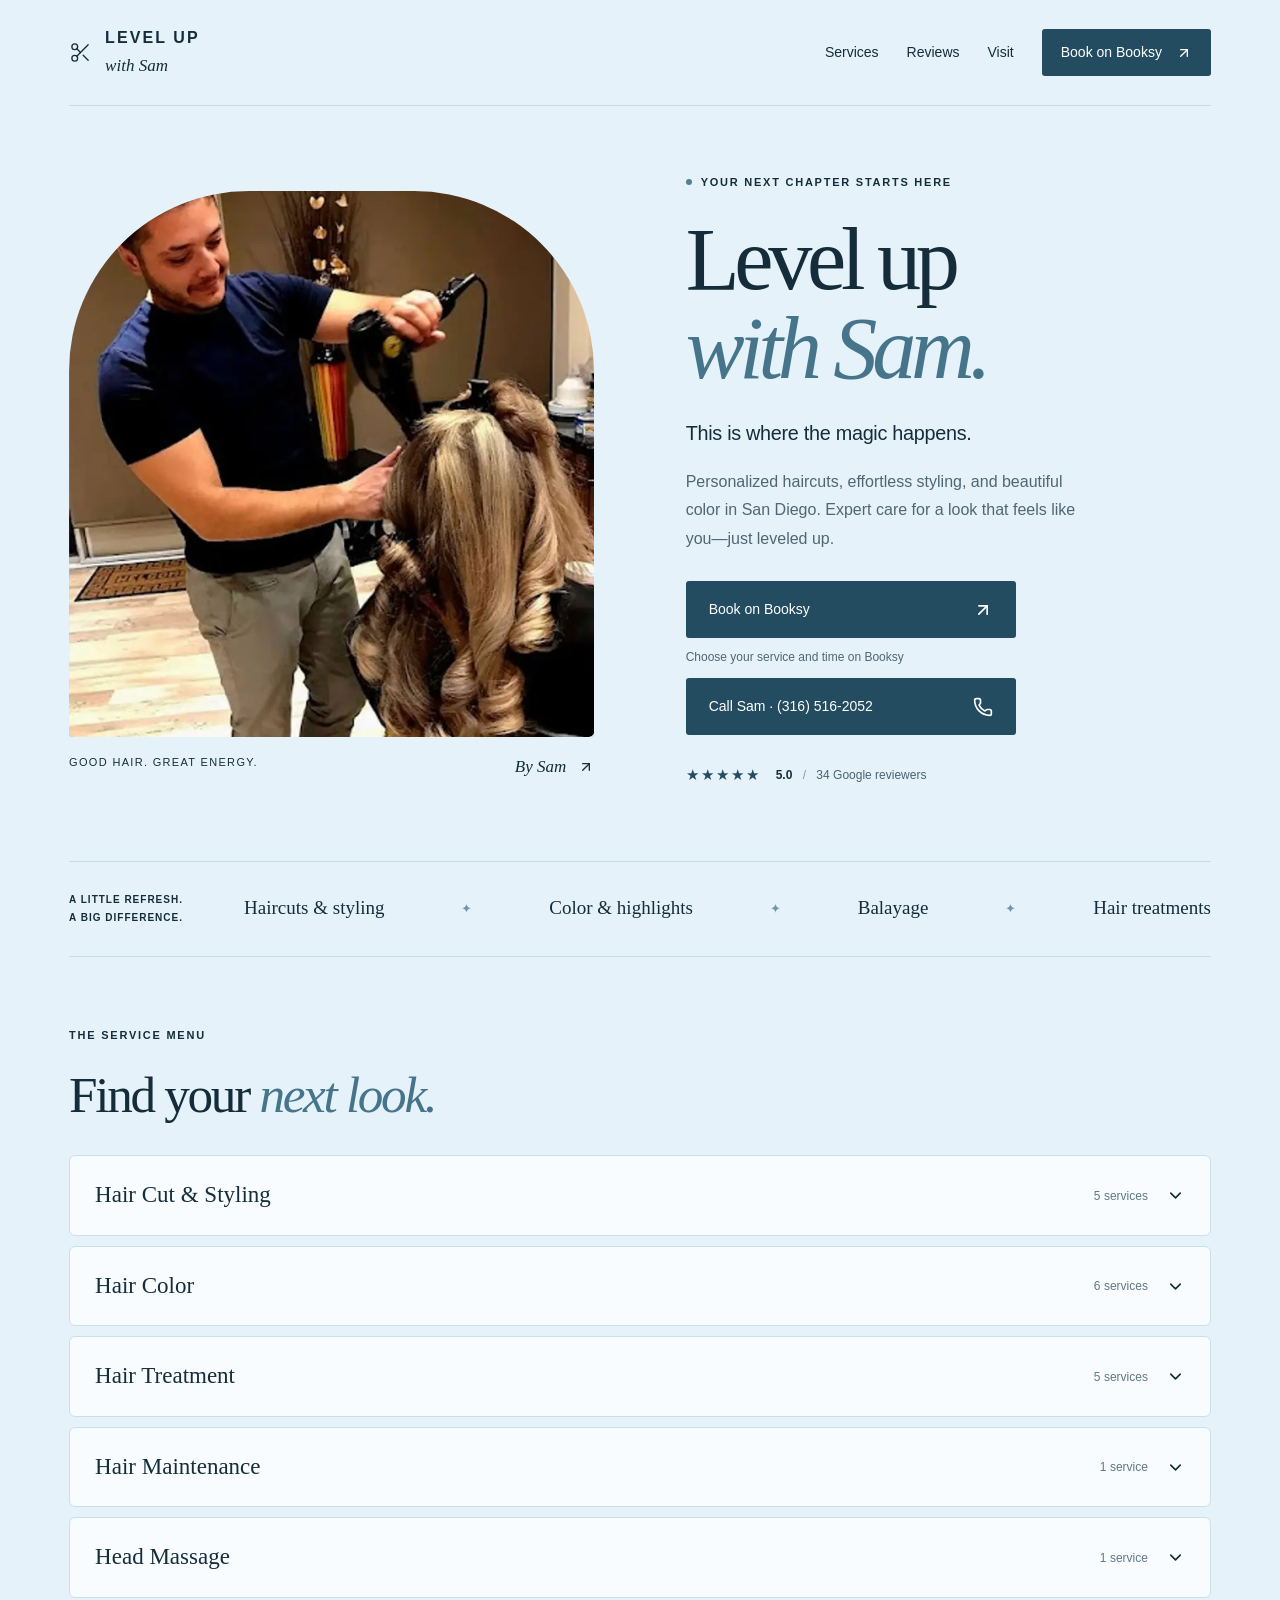
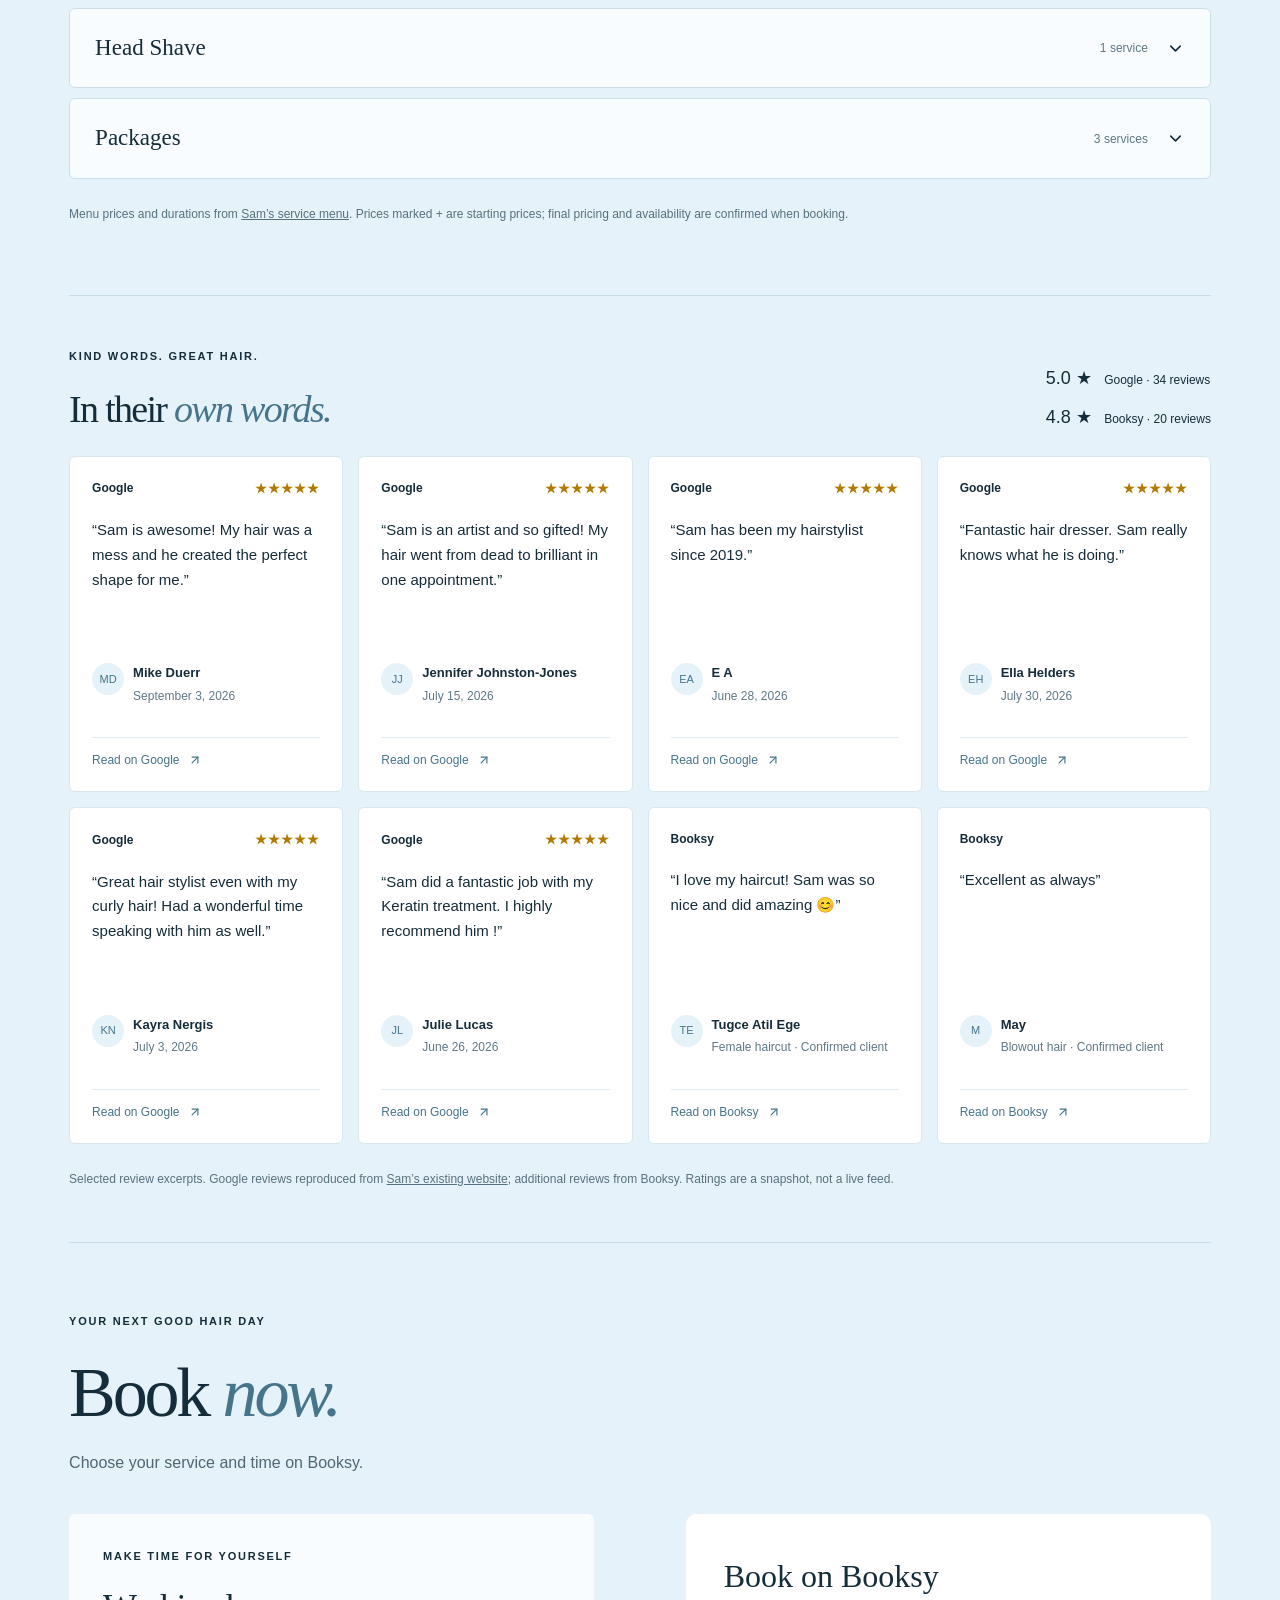
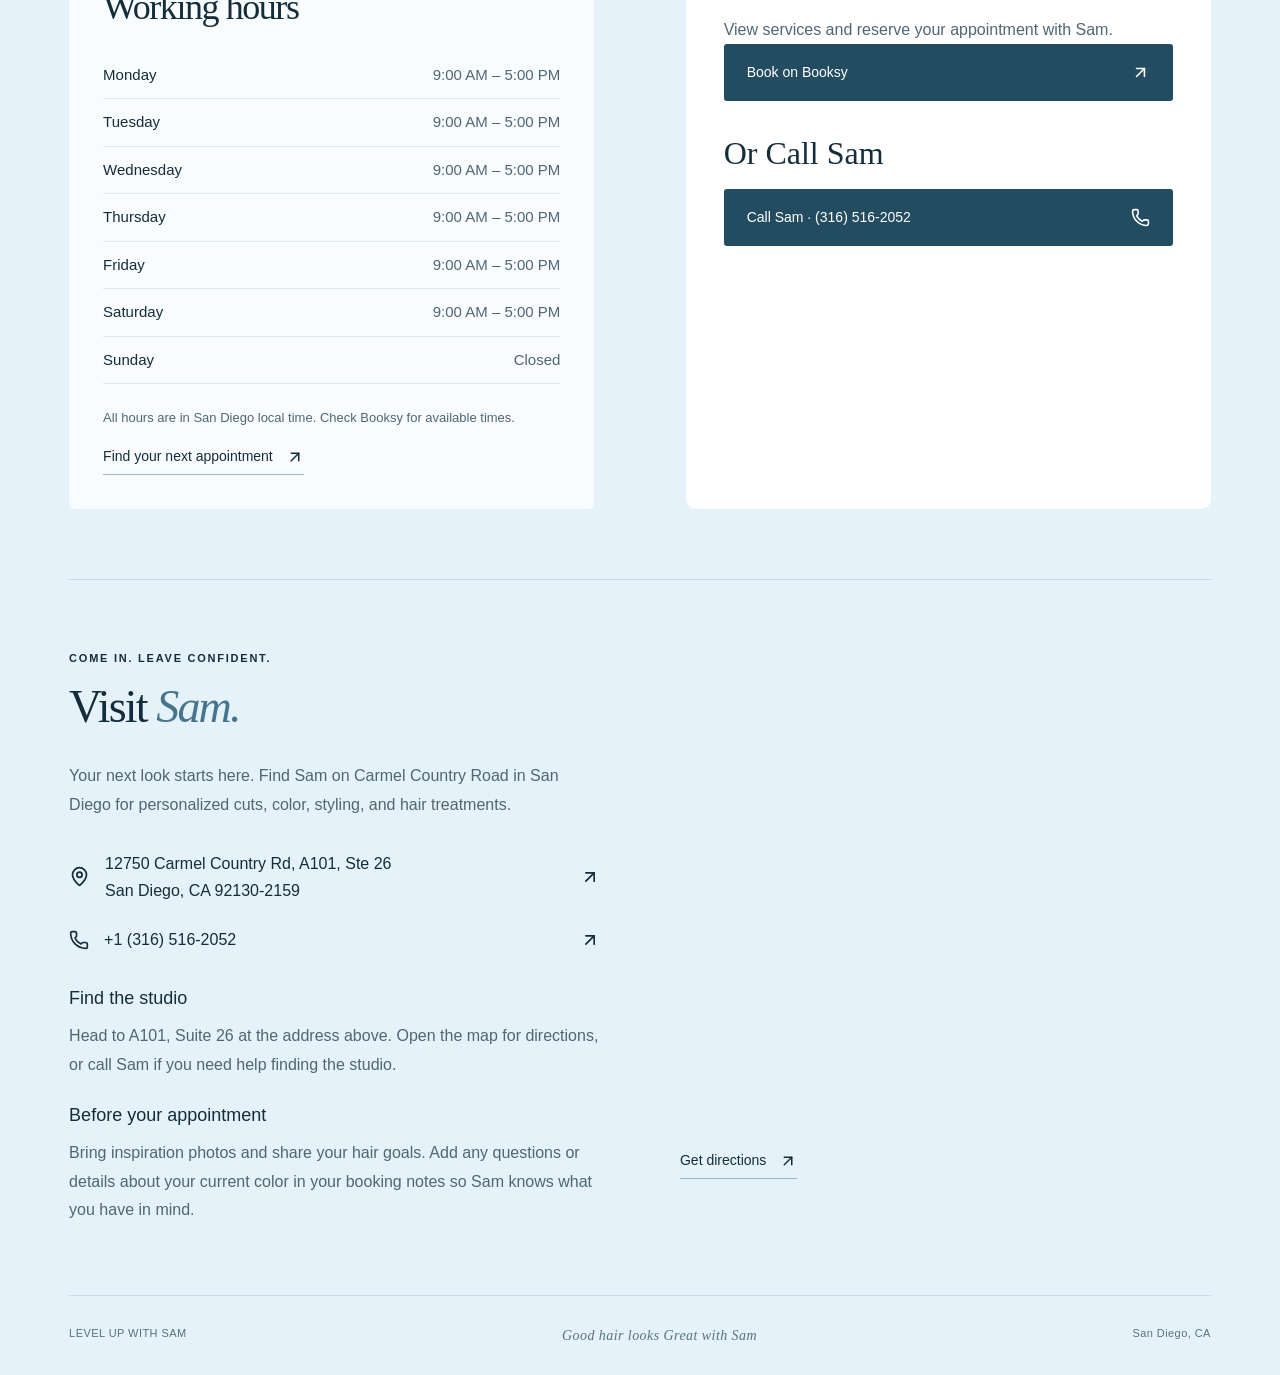
<file: index.html>
<!DOCTYPE html><html lang="en"><head><meta charSet="utf-8"/><meta name="viewport" content="width=device-width, initial-scale=1"/><link rel="stylesheet" href="/_next/static/css/index.CS7TOQic.css" data-rsc-css-href="/_next/static/css/index.CS7TOQic.css" data-precedence="vite-rsc/importer-resources"/><link rel="modulepreload" fetchPriority="low" href="/_next/static/chunks/index-DFqbnFL0.js"/><script src="/_next/static/chunks/rolldown-runtime-C60lm6uB.js" type="module" async=""></script><script src="/_next/static/chunks/framework-D_rUT4EX.js" type="module" async=""></script><link rel="modulepreload" href="/_next/static/chunks/layout-segment-context-xTiO6gvt.js" crossorigin=""/><link rel="modulepreload" href="/_next/static/chunks/Icon-DfgLFBrD.js" crossorigin=""/><link rel="modulepreload" href="/_next/static/chunks/salon-content-ZKLhn_4J.js" crossorigin=""/><title>Level up with Sam | San Diego Hairstylist</title><meta name="description" content="Personalized haircuts, styling, color, highlights, balayage, and hair treatments with Sam in San Diego, California."/><link rel="icon" href="/favicon.svg"/><script>Object.assign(((self[Symbol.for("vinext.navigationRuntime")]??={bootstrap:{routeManifest:null},functions:{}}).bootstrap.rsc??={rsc:[]}),{params:{},nav:{"pathname":"/","searchParams":[]}})</script><link rel="modulepreload" href="/_next/static/chunks/index-DFqbnFL0.js" />
</head><body><div class="site-shell"><header class="header"><a class="wordmark" href="#home" aria-label="Level up with Sam home"><svg xmlns="http://www.w3.org/2000/svg" width="23" height="23" viewBox="0 0 24 24" fill="none" stroke="currentColor" stroke-width="1.4" stroke-linecap="round" stroke-linejoin="round" class="lucide lucide-scissors" aria-hidden="true"><circle cx="6" cy="6" r="3"></circle><path d="M8.12 8.12 12 12"></path><path d="M20 4 8.12 15.88"></path><circle cx="6" cy="18" r="3"></circle><path d="M14.8 14.8 20 20"></path></svg><span>LEVEL UP <em>with Sam</em></span></a><nav class="top-nav" aria-label="Main navigation"><a href="#service-menu">Services</a><a href="#reviews">Reviews</a><a href="#visit">Visit</a><a class="nav-book" href="https://booksy.com/en-us/1558885_sam-h-enjaya_hair-salon_134656_san-diego" target="_blank" rel="noopener noreferrer">Book on Booksy <svg xmlns="http://www.w3.org/2000/svg" width="16" height="16" viewBox="0 0 24 24" fill="none" stroke="currentColor" stroke-width="2" stroke-linecap="round" stroke-linejoin="round" class="lucide lucide-arrow-up-right" aria-hidden="true"><path d="M7 7h10v10"></path><path d="M7 17 17 7"></path></svg></a></nav></header><main id="home"><section class="hero" aria-labelledby="hero-title"><div class="portrait-wrap"><div class="portrait"><img src="/sam-reference.png" alt="Sam styling a client&#x27;s long blonde hair" fetchPriority="high"/></div><div class="portrait-caption"><span>GOOD HAIR. GREAT ENERGY.</span><span>By Sam <svg xmlns="http://www.w3.org/2000/svg" width="16" height="16" viewBox="0 0 24 24" fill="none" stroke="currentColor" stroke-width="2" stroke-linecap="round" stroke-linejoin="round" class="lucide lucide-arrow-up-right" aria-hidden="true"><path d="M7 7h10v10"></path><path d="M7 17 17 7"></path></svg></span></div></div><div class="hero-copy"><p class="eyebrow"><span></span> YOUR NEXT CHAPTER STARTS HERE</p><h1 id="hero-title">Level up<br/><em>with Sam.</em></h1><p class="intro">This is where the magic happens.</p><p class="description">Personalized haircuts, effortless styling, and beautiful color in San Diego. Expert care for a look that feels like you—just leveled up.</p><div class="booking"><a class="book-button" href="https://booksy.com/en-us/1558885_sam-h-enjaya_hair-salon_134656_san-diego" target="_blank" rel="noopener noreferrer">Book on Booksy <svg xmlns="http://www.w3.org/2000/svg" width="20" height="20" viewBox="0 0 24 24" fill="none" stroke="currentColor" stroke-width="2" stroke-linecap="round" stroke-linejoin="round" class="lucide lucide-arrow-up-right" aria-hidden="true"><path d="M7 7h10v10"></path><path d="M7 17 17 7"></path></svg></a><p>Choose your service and time on Booksy</p><a class="book-button hero-call" href="tel:+13165162052">Call Sam · (316) 516-2052 <svg xmlns="http://www.w3.org/2000/svg" width="20" height="20" viewBox="0 0 24 24" fill="none" stroke="currentColor" stroke-width="2" stroke-linecap="round" stroke-linejoin="round" class="lucide lucide-phone" aria-hidden="true"><path d="M13.832 16.568a1 1 0 0 0 1.213-.303l.355-.465A2 2 0 0 1 17 15h3a2 2 0 0 1 2 2v3a2 2 0 0 1-2 2A18 18 0 0 1 2 4a2 2 0 0 1 2-2h3a2 2 0 0 1 2 2v3a2 2 0 0 1-.8 1.6l-.468.351a1 1 0 0 0-.292 1.233 14 14 0 0 0 6.392 6.384"></path></svg></a></div><div class="rating"><span class="stars" aria-label="5 stars">★★★★★</span><span><strong>5.0</strong> <span class="rating-divider">/</span> 34 Google reviewers</span></div></div></section><section class="services" aria-label="Hair services"><span class="services-label">A LITTLE REFRESH.<br/>A BIG DIFFERENCE.</span><div class="service-list"><span>Haircuts &amp; styling</span><i>✦</i><span>Color &amp; highlights</span><i>✦</i><span>Balayage</span><i>✦</i><span>Hair treatments</span></div></section><section class="section-block" id="service-menu"><div class="section-heading"><div><p class="eyebrow">THE SERVICE MENU</p><h2>Find your <em>next look.</em></h2></div></div><div data-orientation="vertical" data-slot="accordion" class="flex w-full flex-col service-accordion"><div data-orientation="vertical" data-hidden="" data-index="-1" data-closed="" data-slot="accordion-item" class="not-last:border-b service-dropdown"><h3 data-orientation="vertical" data-hidden="" data-index="-1" data-closed="" class="flex"><button type="button" data-value="" data-orientation="vertical" data-hidden="" data-index="-1" tabindex="0" aria-disabled="false" aria-expanded="false" id="base-ui-_R_35piH2_" data-slot="accordion-trigger" class="focus-visible:ring-ring/50 focus-visible:border-ring focus-visible:after:border-ring **:data-[slot=accordion-trigger-icon]:text-muted-foreground rounded-lg py-2.5 text-left text-sm font-medium hover:underline focus-visible:ring-3 **:data-[slot=accordion-trigger-icon]:ml-auto **:data-[slot=accordion-trigger-icon]:size-4 group/accordion-trigger relative flex flex-1 items-start justify-between border border-transparent transition-all outline-none aria-disabled:pointer-events-none aria-disabled:opacity-50 service-dropdown-trigger"><span>Hair Cut &amp; Styling</span><span class="service-count">5<!-- --> <!-- -->services</span><svg xmlns="http://www.w3.org/2000/svg" width="24" height="24" viewBox="0 0 24 24" fill="none" stroke="currentColor" stroke-width="2" stroke-linecap="round" stroke-linejoin="round" class="lucide lucide-chevron-down pointer-events-none shrink-0 group-aria-expanded/accordion-trigger:hidden" aria-hidden="true" data-slot="accordion-trigger-icon"><path d="m6 9 6 6 6-6"></path></svg><svg xmlns="http://www.w3.org/2000/svg" width="24" height="24" viewBox="0 0 24 24" fill="none" stroke="currentColor" stroke-width="2" stroke-linecap="round" stroke-linejoin="round" class="lucide lucide-chevron-up pointer-events-none hidden shrink-0 group-aria-expanded/accordion-trigger:inline" aria-hidden="true" data-slot="accordion-trigger-icon"><path d="m18 15-6-6-6 6"></path></svg></button></h3></div><div data-orientation="vertical" data-hidden="" data-index="-1" data-closed="" data-slot="accordion-item" class="not-last:border-b service-dropdown"><h3 data-orientation="vertical" data-hidden="" data-index="-1" data-closed="" class="flex"><button type="button" data-value="" data-orientation="vertical" data-hidden="" data-index="-1" tabindex="0" aria-disabled="false" aria-expanded="false" id="base-ui-_R_55piH2_" data-slot="accordion-trigger" class="focus-visible:ring-ring/50 focus-visible:border-ring focus-visible:after:border-ring **:data-[slot=accordion-trigger-icon]:text-muted-foreground rounded-lg py-2.5 text-left text-sm font-medium hover:underline focus-visible:ring-3 **:data-[slot=accordion-trigger-icon]:ml-auto **:data-[slot=accordion-trigger-icon]:size-4 group/accordion-trigger relative flex flex-1 items-start justify-between border border-transparent transition-all outline-none aria-disabled:pointer-events-none aria-disabled:opacity-50 service-dropdown-trigger"><span>Hair Color</span><span class="service-count">6<!-- --> <!-- -->services</span><svg xmlns="http://www.w3.org/2000/svg" width="24" height="24" viewBox="0 0 24 24" fill="none" stroke="currentColor" stroke-width="2" stroke-linecap="round" stroke-linejoin="round" class="lucide lucide-chevron-down pointer-events-none shrink-0 group-aria-expanded/accordion-trigger:hidden" aria-hidden="true" data-slot="accordion-trigger-icon"><path d="m6 9 6 6 6-6"></path></svg><svg xmlns="http://www.w3.org/2000/svg" width="24" height="24" viewBox="0 0 24 24" fill="none" stroke="currentColor" stroke-width="2" stroke-linecap="round" stroke-linejoin="round" class="lucide lucide-chevron-up pointer-events-none hidden shrink-0 group-aria-expanded/accordion-trigger:inline" aria-hidden="true" data-slot="accordion-trigger-icon"><path d="m18 15-6-6-6 6"></path></svg></button></h3></div><div data-orientation="vertical" data-hidden="" data-index="-1" data-closed="" data-slot="accordion-item" class="not-last:border-b service-dropdown"><h3 data-orientation="vertical" data-hidden="" data-index="-1" data-closed="" class="flex"><button type="button" data-value="" data-orientation="vertical" data-hidden="" data-index="-1" tabindex="0" aria-disabled="false" aria-expanded="false" id="base-ui-_R_75piH2_" data-slot="accordion-trigger" class="focus-visible:ring-ring/50 focus-visible:border-ring focus-visible:after:border-ring **:data-[slot=accordion-trigger-icon]:text-muted-foreground rounded-lg py-2.5 text-left text-sm font-medium hover:underline focus-visible:ring-3 **:data-[slot=accordion-trigger-icon]:ml-auto **:data-[slot=accordion-trigger-icon]:size-4 group/accordion-trigger relative flex flex-1 items-start justify-between border border-transparent transition-all outline-none aria-disabled:pointer-events-none aria-disabled:opacity-50 service-dropdown-trigger"><span>Hair Treatment</span><span class="service-count">5<!-- --> <!-- -->services</span><svg xmlns="http://www.w3.org/2000/svg" width="24" height="24" viewBox="0 0 24 24" fill="none" stroke="currentColor" stroke-width="2" stroke-linecap="round" stroke-linejoin="round" class="lucide lucide-chevron-down pointer-events-none shrink-0 group-aria-expanded/accordion-trigger:hidden" aria-hidden="true" data-slot="accordion-trigger-icon"><path d="m6 9 6 6 6-6"></path></svg><svg xmlns="http://www.w3.org/2000/svg" width="24" height="24" viewBox="0 0 24 24" fill="none" stroke="currentColor" stroke-width="2" stroke-linecap="round" stroke-linejoin="round" class="lucide lucide-chevron-up pointer-events-none hidden shrink-0 group-aria-expanded/accordion-trigger:inline" aria-hidden="true" data-slot="accordion-trigger-icon"><path d="m18 15-6-6-6 6"></path></svg></button></h3></div><div data-orientation="vertical" data-hidden="" data-index="-1" data-closed="" data-slot="accordion-item" class="not-last:border-b service-dropdown"><h3 data-orientation="vertical" data-hidden="" data-index="-1" data-closed="" class="flex"><button type="button" data-value="" data-orientation="vertical" data-hidden="" data-index="-1" tabindex="0" aria-disabled="false" aria-expanded="false" id="base-ui-_R_95piH2_" data-slot="accordion-trigger" class="focus-visible:ring-ring/50 focus-visible:border-ring focus-visible:after:border-ring **:data-[slot=accordion-trigger-icon]:text-muted-foreground rounded-lg py-2.5 text-left text-sm font-medium hover:underline focus-visible:ring-3 **:data-[slot=accordion-trigger-icon]:ml-auto **:data-[slot=accordion-trigger-icon]:size-4 group/accordion-trigger relative flex flex-1 items-start justify-between border border-transparent transition-all outline-none aria-disabled:pointer-events-none aria-disabled:opacity-50 service-dropdown-trigger"><span>Hair Maintenance</span><span class="service-count">1<!-- --> <!-- -->service</span><svg xmlns="http://www.w3.org/2000/svg" width="24" height="24" viewBox="0 0 24 24" fill="none" stroke="currentColor" stroke-width="2" stroke-linecap="round" stroke-linejoin="round" class="lucide lucide-chevron-down pointer-events-none shrink-0 group-aria-expanded/accordion-trigger:hidden" aria-hidden="true" data-slot="accordion-trigger-icon"><path d="m6 9 6 6 6-6"></path></svg><svg xmlns="http://www.w3.org/2000/svg" width="24" height="24" viewBox="0 0 24 24" fill="none" stroke="currentColor" stroke-width="2" stroke-linecap="round" stroke-linejoin="round" class="lucide lucide-chevron-up pointer-events-none hidden shrink-0 group-aria-expanded/accordion-trigger:inline" aria-hidden="true" data-slot="accordion-trigger-icon"><path d="m18 15-6-6-6 6"></path></svg></button></h3></div><div data-orientation="vertical" data-hidden="" data-index="-1" data-closed="" data-slot="accordion-item" class="not-last:border-b service-dropdown"><h3 data-orientation="vertical" data-hidden="" data-index="-1" data-closed="" class="flex"><button type="button" data-value="" data-orientation="vertical" data-hidden="" data-index="-1" tabindex="0" aria-disabled="false" aria-expanded="false" id="base-ui-_R_b5piH2_" data-slot="accordion-trigger" class="focus-visible:ring-ring/50 focus-visible:border-ring focus-visible:after:border-ring **:data-[slot=accordion-trigger-icon]:text-muted-foreground rounded-lg py-2.5 text-left text-sm font-medium hover:underline focus-visible:ring-3 **:data-[slot=accordion-trigger-icon]:ml-auto **:data-[slot=accordion-trigger-icon]:size-4 group/accordion-trigger relative flex flex-1 items-start justify-between border border-transparent transition-all outline-none aria-disabled:pointer-events-none aria-disabled:opacity-50 service-dropdown-trigger"><span>Head Massage</span><span class="service-count">1<!-- --> <!-- -->service</span><svg xmlns="http://www.w3.org/2000/svg" width="24" height="24" viewBox="0 0 24 24" fill="none" stroke="currentColor" stroke-width="2" stroke-linecap="round" stroke-linejoin="round" class="lucide lucide-chevron-down pointer-events-none shrink-0 group-aria-expanded/accordion-trigger:hidden" aria-hidden="true" data-slot="accordion-trigger-icon"><path d="m6 9 6 6 6-6"></path></svg><svg xmlns="http://www.w3.org/2000/svg" width="24" height="24" viewBox="0 0 24 24" fill="none" stroke="currentColor" stroke-width="2" stroke-linecap="round" stroke-linejoin="round" class="lucide lucide-chevron-up pointer-events-none hidden shrink-0 group-aria-expanded/accordion-trigger:inline" aria-hidden="true" data-slot="accordion-trigger-icon"><path d="m18 15-6-6-6 6"></path></svg></button></h3></div><div data-orientation="vertical" data-hidden="" data-index="-1" data-closed="" data-slot="accordion-item" class="not-last:border-b service-dropdown"><h3 data-orientation="vertical" data-hidden="" data-index="-1" data-closed="" class="flex"><button type="button" data-value="" data-orientation="vertical" data-hidden="" data-index="-1" tabindex="0" aria-disabled="false" aria-expanded="false" id="base-ui-_R_d5piH2_" data-slot="accordion-trigger" class="focus-visible:ring-ring/50 focus-visible:border-ring focus-visible:after:border-ring **:data-[slot=accordion-trigger-icon]:text-muted-foreground rounded-lg py-2.5 text-left text-sm font-medium hover:underline focus-visible:ring-3 **:data-[slot=accordion-trigger-icon]:ml-auto **:data-[slot=accordion-trigger-icon]:size-4 group/accordion-trigger relative flex flex-1 items-start justify-between border border-transparent transition-all outline-none aria-disabled:pointer-events-none aria-disabled:opacity-50 service-dropdown-trigger"><span>Head Shave</span><span class="service-count">1<!-- --> <!-- -->service</span><svg xmlns="http://www.w3.org/2000/svg" width="24" height="24" viewBox="0 0 24 24" fill="none" stroke="currentColor" stroke-width="2" stroke-linecap="round" stroke-linejoin="round" class="lucide lucide-chevron-down pointer-events-none shrink-0 group-aria-expanded/accordion-trigger:hidden" aria-hidden="true" data-slot="accordion-trigger-icon"><path d="m6 9 6 6 6-6"></path></svg><svg xmlns="http://www.w3.org/2000/svg" width="24" height="24" viewBox="0 0 24 24" fill="none" stroke="currentColor" stroke-width="2" stroke-linecap="round" stroke-linejoin="round" class="lucide lucide-chevron-up pointer-events-none hidden shrink-0 group-aria-expanded/accordion-trigger:inline" aria-hidden="true" data-slot="accordion-trigger-icon"><path d="m18 15-6-6-6 6"></path></svg></button></h3></div><div data-orientation="vertical" data-hidden="" data-index="-1" data-closed="" data-slot="accordion-item" class="not-last:border-b service-dropdown"><h3 data-orientation="vertical" data-hidden="" data-index="-1" data-closed="" class="flex"><button type="button" data-value="" data-orientation="vertical" data-hidden="" data-index="-1" tabindex="0" aria-disabled="false" aria-expanded="false" id="base-ui-_R_f5piH2_" data-slot="accordion-trigger" class="focus-visible:ring-ring/50 focus-visible:border-ring focus-visible:after:border-ring **:data-[slot=accordion-trigger-icon]:text-muted-foreground rounded-lg py-2.5 text-left text-sm font-medium hover:underline focus-visible:ring-3 **:data-[slot=accordion-trigger-icon]:ml-auto **:data-[slot=accordion-trigger-icon]:size-4 group/accordion-trigger relative flex flex-1 items-start justify-between border border-transparent transition-all outline-none aria-disabled:pointer-events-none aria-disabled:opacity-50 service-dropdown-trigger"><span>Packages</span><span class="service-count">3<!-- --> <!-- -->services</span><svg xmlns="http://www.w3.org/2000/svg" width="24" height="24" viewBox="0 0 24 24" fill="none" stroke="currentColor" stroke-width="2" stroke-linecap="round" stroke-linejoin="round" class="lucide lucide-chevron-down pointer-events-none shrink-0 group-aria-expanded/accordion-trigger:hidden" aria-hidden="true" data-slot="accordion-trigger-icon"><path d="m6 9 6 6 6-6"></path></svg><svg xmlns="http://www.w3.org/2000/svg" width="24" height="24" viewBox="0 0 24 24" fill="none" stroke="currentColor" stroke-width="2" stroke-linecap="round" stroke-linejoin="round" class="lucide lucide-chevron-up pointer-events-none hidden shrink-0 group-aria-expanded/accordion-trigger:inline" aria-hidden="true" data-slot="accordion-trigger-icon"><path d="m18 15-6-6-6 6"></path></svg></button></h3></div></div><p class="source-note">Menu prices and durations from <a href="https://levelupwithsamsandiego.zoca.com/services" target="_blank" rel="noopener noreferrer">Sam’s service menu</a>. Prices marked + are starting prices; final pricing and availability are confirmed when booking.</p></section><section class="section-block reviews-section" id="reviews"><div class="section-heading"><div><p class="eyebrow">KIND WORDS. GREAT HAIR.</p><h2>In their <em>own words.</em></h2></div><div class="review-scores"><a href="https://www.google.com/maps/search/?api=1&amp;query=Level+up+with+Sam&amp;query_place_id=ChIJPeFnbPkJ3IARtwCSnptxzpw" target="_blank" rel="noopener noreferrer"><strong>5.0 ★</strong> Google · 34 reviews</a><a href="https://booksy.com/en-us/1558885_sam-h-enjaya_hair-salon_134656_san-diego" target="_blank" rel="noopener noreferrer"><strong>4.8 ★</strong> Booksy · 20 reviews</a></div></div><div class="review-grid"><article class="review-card"><div class="review-platform"><span>Google</span><span class="gold-stars" aria-label="5 stars">★★★★★</span></div><blockquote>“<!-- -->Sam is awesome! My hair was a mess and he created the perfect shape for me.<!-- -->”</blockquote><div class="review-author"><span class="avatar">MD</span><div><strong>Mike Duerr</strong><p>September 3, 2026</p></div></div><a class="review-link" href="https://www.google.com/maps/search/?api=1&amp;query=Level+up+with+Sam&amp;query_place_id=ChIJPeFnbPkJ3IARtwCSnptxzpw" target="_blank" rel="noopener noreferrer">Read on <!-- -->Google<!-- --> <svg xmlns="http://www.w3.org/2000/svg" width="14" height="14" viewBox="0 0 24 24" fill="none" stroke="currentColor" stroke-width="2" stroke-linecap="round" stroke-linejoin="round" class="lucide lucide-arrow-up-right" aria-hidden="true"><path d="M7 7h10v10"></path><path d="M7 17 17 7"></path></svg></a></article><article class="review-card"><div class="review-platform"><span>Google</span><span class="gold-stars" aria-label="5 stars">★★★★★</span></div><blockquote>“<!-- -->Sam is an artist and so gifted! My hair went from dead to brilliant in one appointment.<!-- -->”</blockquote><div class="review-author"><span class="avatar">JJ</span><div><strong>Jennifer Johnston-Jones</strong><p>July 15, 2026</p></div></div><a class="review-link" href="https://www.google.com/maps/search/?api=1&amp;query=Level+up+with+Sam&amp;query_place_id=ChIJPeFnbPkJ3IARtwCSnptxzpw" target="_blank" rel="noopener noreferrer">Read on <!-- -->Google<!-- --> <svg xmlns="http://www.w3.org/2000/svg" width="14" height="14" viewBox="0 0 24 24" fill="none" stroke="currentColor" stroke-width="2" stroke-linecap="round" stroke-linejoin="round" class="lucide lucide-arrow-up-right" aria-hidden="true"><path d="M7 7h10v10"></path><path d="M7 17 17 7"></path></svg></a></article><article class="review-card"><div class="review-platform"><span>Google</span><span class="gold-stars" aria-label="5 stars">★★★★★</span></div><blockquote>“<!-- -->Sam has been my hairstylist since 2019.<!-- -->”</blockquote><div class="review-author"><span class="avatar">EA</span><div><strong>E A</strong><p>June 28, 2026</p></div></div><a class="review-link" href="https://www.google.com/maps/search/?api=1&amp;query=Level+up+with+Sam&amp;query_place_id=ChIJPeFnbPkJ3IARtwCSnptxzpw" target="_blank" rel="noopener noreferrer">Read on <!-- -->Google<!-- --> <svg xmlns="http://www.w3.org/2000/svg" width="14" height="14" viewBox="0 0 24 24" fill="none" stroke="currentColor" stroke-width="2" stroke-linecap="round" stroke-linejoin="round" class="lucide lucide-arrow-up-right" aria-hidden="true"><path d="M7 7h10v10"></path><path d="M7 17 17 7"></path></svg></a></article><article class="review-card"><div class="review-platform"><span>Google</span><span class="gold-stars" aria-label="5 stars">★★★★★</span></div><blockquote>“<!-- -->Fantastic hair dresser. Sam really knows what he is doing.<!-- -->”</blockquote><div class="review-author"><span class="avatar">EH</span><div><strong>Ella Helders</strong><p>July 30, 2026</p></div></div><a class="review-link" href="https://www.google.com/maps/search/?api=1&amp;query=Level+up+with+Sam&amp;query_place_id=ChIJPeFnbPkJ3IARtwCSnptxzpw" target="_blank" rel="noopener noreferrer">Read on <!-- -->Google<!-- --> <svg xmlns="http://www.w3.org/2000/svg" width="14" height="14" viewBox="0 0 24 24" fill="none" stroke="currentColor" stroke-width="2" stroke-linecap="round" stroke-linejoin="round" class="lucide lucide-arrow-up-right" aria-hidden="true"><path d="M7 7h10v10"></path><path d="M7 17 17 7"></path></svg></a></article><article class="review-card"><div class="review-platform"><span>Google</span><span class="gold-stars" aria-label="5 stars">★★★★★</span></div><blockquote>“<!-- -->Great hair stylist even with my curly hair! Had a wonderful time speaking with him as well.<!-- -->”</blockquote><div class="review-author"><span class="avatar">KN</span><div><strong>Kayra Nergis</strong><p>July 3, 2026</p></div></div><a class="review-link" href="https://www.google.com/maps/search/?api=1&amp;query=Level+up+with+Sam&amp;query_place_id=ChIJPeFnbPkJ3IARtwCSnptxzpw" target="_blank" rel="noopener noreferrer">Read on <!-- -->Google<!-- --> <svg xmlns="http://www.w3.org/2000/svg" width="14" height="14" viewBox="0 0 24 24" fill="none" stroke="currentColor" stroke-width="2" stroke-linecap="round" stroke-linejoin="round" class="lucide lucide-arrow-up-right" aria-hidden="true"><path d="M7 7h10v10"></path><path d="M7 17 17 7"></path></svg></a></article><article class="review-card"><div class="review-platform"><span>Google</span><span class="gold-stars" aria-label="5 stars">★★★★★</span></div><blockquote>“<!-- -->Sam did a fantastic job with my Keratin treatment. I highly recommend him !<!-- -->”</blockquote><div class="review-author"><span class="avatar">JL</span><div><strong>Julie Lucas</strong><p>June 26, 2026</p></div></div><a class="review-link" href="https://www.google.com/maps/search/?api=1&amp;query=Level+up+with+Sam&amp;query_place_id=ChIJPeFnbPkJ3IARtwCSnptxzpw" target="_blank" rel="noopener noreferrer">Read on <!-- -->Google<!-- --> <svg xmlns="http://www.w3.org/2000/svg" width="14" height="14" viewBox="0 0 24 24" fill="none" stroke="currentColor" stroke-width="2" stroke-linecap="round" stroke-linejoin="round" class="lucide lucide-arrow-up-right" aria-hidden="true"><path d="M7 7h10v10"></path><path d="M7 17 17 7"></path></svg></a></article><article class="review-card"><div class="review-platform"><span>Booksy</span></div><blockquote>“<!-- -->I love my haircut! Sam was so nice and did amazing 😊<!-- -->”</blockquote><div class="review-author"><span class="avatar">TE</span><div><strong>Tugce Atil Ege</strong><p>Female haircut · Confirmed client</p></div></div><a class="review-link" href="https://booksy.com/en-us/1558885_sam-h-enjaya_hair-salon_134656_san-diego" target="_blank" rel="noopener noreferrer">Read on <!-- -->Booksy<!-- --> <svg xmlns="http://www.w3.org/2000/svg" width="14" height="14" viewBox="0 0 24 24" fill="none" stroke="currentColor" stroke-width="2" stroke-linecap="round" stroke-linejoin="round" class="lucide lucide-arrow-up-right" aria-hidden="true"><path d="M7 7h10v10"></path><path d="M7 17 17 7"></path></svg></a></article><article class="review-card"><div class="review-platform"><span>Booksy</span></div><blockquote>“<!-- -->Excellent as always<!-- -->”</blockquote><div class="review-author"><span class="avatar">M</span><div><strong>May</strong><p>Blowout hair · Confirmed client</p></div></div><a class="review-link" href="https://booksy.com/en-us/1558885_sam-h-enjaya_hair-salon_134656_san-diego" target="_blank" rel="noopener noreferrer">Read on <!-- -->Booksy<!-- --> <svg xmlns="http://www.w3.org/2000/svg" width="14" height="14" viewBox="0 0 24 24" fill="none" stroke="currentColor" stroke-width="2" stroke-linecap="round" stroke-linejoin="round" class="lucide lucide-arrow-up-right" aria-hidden="true"><path d="M7 7h10v10"></path><path d="M7 17 17 7"></path></svg></a></article></div><p class="source-note">Selected review excerpts. Google reviews reproduced from <a href="https://levelupwithsamsandiego.zoca.com/#reviews" target="_blank" rel="noopener noreferrer">Sam’s existing website</a>; additional reviews from Booksy. Ratings are a snapshot, not a live feed.</p></section><section class="section-block book-section" id="book-now"><div class="book-intro"><div class="book-title"><p class="eyebrow">YOUR NEXT GOOD HAIR DAY</p><h2>Book <em>now.</em></h2><p>Choose your service and time on Booksy.</p></div></div><div class="hours"><p class="eyebrow">MAKE TIME FOR YOURSELF</p><h3>Working hours</h3><dl><div><dt>Monday</dt><dd>9:00 AM – 5:00 PM</dd></div><div><dt>Tuesday</dt><dd>9:00 AM – 5:00 PM</dd></div><div><dt>Wednesday</dt><dd>9:00 AM – 5:00 PM</dd></div><div><dt>Thursday</dt><dd>9:00 AM – 5:00 PM</dd></div><div><dt>Friday</dt><dd>9:00 AM – 5:00 PM</dd></div><div><dt>Saturday</dt><dd>9:00 AM – 5:00 PM</dd></div><div><dt>Sunday</dt><dd>Closed</dd></div></dl><p class="hours-note">All hours are in San Diego local time. Check Booksy for available times.</p><a class="text-link" href="https://booksy.com/en-us/1558885_sam-h-enjaya_hair-salon_134656_san-diego" target="_blank" rel="noopener noreferrer">Find your next appointment <svg xmlns="http://www.w3.org/2000/svg" width="18" height="18" viewBox="0 0 24 24" fill="none" stroke="currentColor" stroke-width="2" stroke-linecap="round" stroke-linejoin="round" class="lucide lucide-arrow-up-right" aria-hidden="true"><path d="M7 7h10v10"></path><path d="M7 17 17 7"></path></svg></a></div><div class="booking-card"><h3>Book on Booksy</h3><p>View services and reserve your appointment with Sam.</p><div class="booking-actions"><a class="book-button" href="https://booksy.com/en-us/1558885_sam-h-enjaya_hair-salon_134656_san-diego" target="_blank" rel="noopener noreferrer">Book on Booksy <svg xmlns="http://www.w3.org/2000/svg" width="19" height="19" viewBox="0 0 24 24" fill="none" stroke="currentColor" stroke-width="2" stroke-linecap="round" stroke-linejoin="round" class="lucide lucide-arrow-up-right" aria-hidden="true"><path d="M7 7h10v10"></path><path d="M7 17 17 7"></path></svg></a><h3 class="booking-alternative">Or Call Sam</h3><a class="book-button" href="tel:+13165162052">Call Sam · (316) 516-2052 <svg xmlns="http://www.w3.org/2000/svg" width="19" height="19" viewBox="0 0 24 24" fill="none" stroke="currentColor" stroke-width="2" stroke-linecap="round" stroke-linejoin="round" class="lucide lucide-phone" aria-hidden="true"><path d="M13.832 16.568a1 1 0 0 0 1.213-.303l.355-.465A2 2 0 0 1 17 15h3a2 2 0 0 1 2 2v3a2 2 0 0 1-2 2A18 18 0 0 1 2 4a2 2 0 0 1 2-2h3a2 2 0 0 1 2 2v3a2 2 0 0 1-.8 1.6l-.468.351a1 1 0 0 0-.292 1.233 14 14 0 0 0 6.392 6.384"></path></svg></a></div></div></section><section class="visit" id="visit" aria-labelledby="visit-title"><div class="visit-info"><p class="eyebrow">COME IN. LEAVE CONFIDENT.</p><h2 id="visit-title">Visit <em>Sam.</em></h2><p class="visit-description">Your next look starts here. Find Sam on Carmel Country Road in San Diego for personalized cuts, color, styling, and hair treatments.</p><a class="contact-line" href="https://www.google.com/maps/search/?api=1&amp;query=12750+Carmel+Country+Rd+A101+Studio+26+San+Diego+CA+92130" target="_blank" rel="noopener noreferrer"><svg xmlns="http://www.w3.org/2000/svg" width="21" height="21" viewBox="0 0 24 24" fill="none" stroke="currentColor" stroke-width="2" stroke-linecap="round" stroke-linejoin="round" class="lucide lucide-map-pin" aria-hidden="true"><path d="M20 10c0 4.993-5.539 10.193-7.399 11.799a1 1 0 0 1-1.202 0C9.539 20.193 4 14.993 4 10a8 8 0 0 1 16 0"></path><circle cx="12" cy="10" r="3"></circle></svg><span>12750 Carmel Country Rd, A101, Ste 26<br/>San Diego, CA 92130-2159</span><svg xmlns="http://www.w3.org/2000/svg" width="20" height="20" viewBox="0 0 24 24" fill="none" stroke="currentColor" stroke-width="2" stroke-linecap="round" stroke-linejoin="round" class="lucide lucide-arrow-up-right" aria-hidden="true"><path d="M7 7h10v10"></path><path d="M7 17 17 7"></path></svg></a><a class="contact-line" href="tel:+13165162052"><svg xmlns="http://www.w3.org/2000/svg" width="20" height="20" viewBox="0 0 24 24" fill="none" stroke="currentColor" stroke-width="2" stroke-linecap="round" stroke-linejoin="round" class="lucide lucide-phone" aria-hidden="true"><path d="M13.832 16.568a1 1 0 0 0 1.213-.303l.355-.465A2 2 0 0 1 17 15h3a2 2 0 0 1 2 2v3a2 2 0 0 1-2 2A18 18 0 0 1 2 4a2 2 0 0 1 2-2h3a2 2 0 0 1 2 2v3a2 2 0 0 1-.8 1.6l-.468.351a1 1 0 0 0-.292 1.233 14 14 0 0 0 6.392 6.384"></path></svg><span>+1 (316) 516-2052</span><svg xmlns="http://www.w3.org/2000/svg" width="20" height="20" viewBox="0 0 24 24" fill="none" stroke="currentColor" stroke-width="2" stroke-linecap="round" stroke-linejoin="round" class="lucide lucide-arrow-up-right" aria-hidden="true"><path d="M7 7h10v10"></path><path d="M7 17 17 7"></path></svg></a><div class="visit-details"><div><h3>Find the studio</h3><p>Head to A101, Suite 26 at the address above. Open the map for directions, or call Sam if you need help finding the studio.</p></div><div><h3>Before your appointment</h3><p>Bring inspiration photos and share your hair goals. Add any questions or details about your current color in your booking notes so Sam knows what you have in mind.</p></div></div></div><div class="visit-map"><iframe class="map" title="Map to Level up with Sam in San Diego" src="https://www.google.com/maps?q=12750+Carmel+Country+Rd+A101+San+Diego+CA+92130&amp;output=embed" loading="lazy" referrerPolicy="no-referrer-when-downgrade"></iframe><a class="text-link" href="https://www.google.com/maps/search/?api=1&amp;query=12750+Carmel+Country+Rd+A101+Studio+26+San+Diego+CA+92130" target="_blank" rel="noopener noreferrer">Get directions <svg xmlns="http://www.w3.org/2000/svg" width="18" height="18" viewBox="0 0 24 24" fill="none" stroke="currentColor" stroke-width="2" stroke-linecap="round" stroke-linejoin="round" class="lucide lucide-arrow-up-right" aria-hidden="true"><path d="M7 7h10v10"></path><path d="M7 17 17 7"></path></svg></a></div></section></main><footer><span>LEVEL UP WITH SAM</span><span>Good hair looks Great with Sam</span><span>San Diego, CA</span></footer></div><script type="module" src="/_next/static/chunks/index-DFqbnFL0.js" id="_R_" async=""></script><script>((self[Symbol.for("vinext.navigationRuntime")]??={bootstrap:{routeManifest:null},functions:{}}).bootstrap.rsc??={rsc:[]}).rsc.push("0:{\"page:/\":\"$L1\",\"layout:/\":\"$L2\",\"route:/\":\"$L3\",\"__route\":\"route:/\",\"__interceptionContext\":null,\"__layoutIds\":[\"layout:/\"],\"__rootLayout\":\"/\",\"__bfcacheSegmentIdentities\":{\"layout:/\":\"[\\\"layout\\\",\\\"layout:/\\\",\\\"root-boundary:/\\\",\\\"\\\"]\",\"page:/\":\"[\\\"page\\\",\\\"page:/\\\",\\\"root-boundary:/\\\",\\\"\\\"]\"},\"__srcPage\":[\"page\"],\"__layoutFlags\":{\"layout:/\":\"s\"},\"__artifactCompatibility\":{\"schemaVersion\":1,\"graphVersion\":\"app-route-graph:1177fd80f83fa7b0\",\"deploymentVersion\":\"c058c232-6bfd-4ceb-842a-295f85d5be74\",\"appElementsSchemaVersion\":1,\"rscPayloadSchemaVersion\":1,\"rootBoundaryId\":\"/\",\"renderEpoch\":null}}\n")</script><script>((self[Symbol.for("vinext.navigationRuntime")]??={bootstrap:{routeManifest:null},functions:{}}).bootstrap.rsc??={rsc:[]}).rsc.push("4:I[\"d4d3d7093b43\",[],\"Children\",1]\n")</script><script>((self[Symbol.for("vinext.navigationRuntime")]??={bootstrap:{routeManifest:null},functions:{}}).bootstrap.rsc??={rsc:[]}).rsc.push("5:I[\"c3c7ef0ff7f9\",[],\"GlobalErrorBoundary\",1]\n")</script><script>((self[Symbol.for("vinext.navigationRuntime")]??={bootstrap:{routeManifest:null},functions:{}}).bootstrap.rsc??={rsc:[]}).rsc.push("6:I[\"1c1f563070e7\",[],\"default\",1]\n")</script><script>((self[Symbol.for("vinext.navigationRuntime")]??={bootstrap:{routeManifest:null},functions:{}}).bootstrap.rsc??={rsc:[]}).rsc.push("7:I[\"c3c7ef0ff7f9\",[],\"ErrorBoundary\",1]\n")</script><script>((self[Symbol.for("vinext.navigationRuntime")]??={bootstrap:{routeManifest:null},functions:{}}).bootstrap.rsc??={rsc:[]}).rsc.push("8:I[\"64743e954453\",[],\"LayoutSegmentProvider\",1]\n")</script><script>((self[Symbol.for("vinext.navigationRuntime")]??={bootstrap:{routeManifest:null},functions:{}}).bootstrap.rsc??={rsc:[]}).rsc.push("9:I[\"d4d3d7093b43\",[],\"Slot\",1]\n")</script><script>((self[Symbol.for("vinext.navigationRuntime")]??={bootstrap:{routeManifest:null},functions:{}}).bootstrap.rsc??={rsc:[]}).rsc.push("a:I[\"c3c7ef0ff7f9\",[],\"NotFoundBoundary\",1]\n")</script><script>((self[Symbol.for("vinext.navigationRuntime")]??={bootstrap:{routeManifest:null},functions:{}}).bootstrap.rsc??={rsc:[]}).rsc.push("b:I[\"4281b2d313f7\",[],\"AppRouterScrollTarget\",1]\n")</script><script>((self[Symbol.for("vinext.navigationRuntime")]??={bootstrap:{routeManifest:null},functions:{}}).bootstrap.rsc??={rsc:[]}).rsc.push("c:I[\"c3c7ef0ff7f9\",[],\"RedirectBoundary\",1]\n")</script><script>((self[Symbol.for("vinext.navigationRuntime")]??={bootstrap:{routeManifest:null},functions:{}}).bootstrap.rsc??={rsc:[]}).rsc.push(":HL[\"/_next/static/css/index.CS7TOQic.css\",\"style\"     ]\n")</script><script>((self[Symbol.for("vinext.navigationRuntime")]??={bootstrap:{routeManifest:null},functions:{}}).bootstrap.rsc??={rsc:[]}).rsc.push("2:[[[\"$\",\"link\",\"css:/_next/static/css/index.CS7TOQic.css\",{\"rel\":\"stylesheet\",\"precedence\":\"vite-rsc/importer-resources\",\"href\":\"/_next/static/css/index.CS7TOQic.css\",\"data-rsc-css-href\":\"/_next/static/css/index.CS7TOQic.css\"}],\"$undefined\"],[\"$\",\"html\",null,{\"lang\":\"en\",\"children\":[\"$\",\"body\",null,{\"children\":[\"$\",\"$L4\",null,{}]}]}]]\n")</script><script>((self[Symbol.for("vinext.navigationRuntime")]??={bootstrap:{routeManifest:null},functions:{}}).bootstrap.rsc??={rsc:[]}).rsc.push("3:[[[\"$\",\"meta\",null,{\"charSet\":\"utf-8\"}],[[\"$\",\"title\",\"0\",{\"children\":\"Level up with Sam | San Diego Hairstylist\"}],[\"$\",\"meta\",\"1\",{\"name\":\"description\",\"content\":\"Personalized haircuts, styling, color, highlights, balayage, and hair treatments with Sam in San Diego, California.\"}],[\"$\",\"link\",\"2\",{\"data-vinext-streamed-icon\":\"$undefined\",\"rel\":\"icon\",\"href\":\"/favicon.svg\",\"type\":\"$undefined\",\"sizes\":\"$undefined\",\"color\":\"$undefined\",\"media\":\"$undefined\",\"fetchPriority\":\"$undefined\"}]],[[\"$\",\"meta\",\"0\",{\"name\":\"viewport\",\"content\":\"width=device-width, initial-scale=1\"}]]],[\"$\",\"$L5\",null,{\"fallback\":\"$6\",\"children\":[\"$\",\"$L7\",null,{\"fallback\":\"$6\",\"children\":[\"$\",\"$L8\",null,{\"providerId\":\"layout:/\",\"segmentMap\":{\"children\":[]},\"children\":[\"$\",\"$L9\",null,{\"id\":\"layout:/\",\"parallelSlots\":\"$undefined\",\"children\":[\"$\",\"$La\",null,{\"resetKey\":\"\",\"fallback\":[[\"$\",\"title\",null,{\"children\":\"404: This page could not be found.\"}],[\"$\",\"div\",null,{\"style\":{\"fontFamily\":\"system-ui,\\\"Segoe UI\\\",Roboto,Helvetica,Arial,sans-serif,\\\"Apple Color Emoji\\\",\\\"Segoe UI Emoji\\\"\",\"height\":\"100vh\",\"textAlign\":\"center\",\"display\":\"flex\",\"flexDirection\":\"column\",\"alignItems\":\"center\",\"justifyContent\":\"center\"},\"children\":[\"$\",\"div\",null,{\"children\":[[\"$\",\"style\",null,{\"dangerouslySetInnerHTML\":{\"__html\":\"body{color:#000;background:#fff;margin:0}.next-error-h1{border-right:1px solid rgba(0,0,0,.3)}@media (prefers-color-scheme:dark){body{color:#fff;background:#000}.next-error-h1{border-right:1px solid rgba(255,255,255,.3)}}\"}}],[\"$\",\"h1\",null,{\"className\":\"next-error-h1\",\"style\":{\"display\":\"inline-block\",\"margin\":\"0 20px 0 0\",\"padding\":\"0 23px 0 0\",\"fontSize\":24,\"fontWeight\":500,\"verticalAlign\":\"top\",\"lineHeight\":\"49px\"},\"children\":404}],[\"$\",\"div\",null,{\"style\":{\"display\":\"inline-block\"},\"children\":[\"$\",\"h2\",null,{\"style\":{\"fontSize\":14,\"fontWeight\":400,\"lineHeight\":\"49px\",\"margin\":0},\"children\":\"This page could not be found.\"}]}]]}]}]],\"children\":[\"$\",\"$Lb\",null,{\"children\":[\"$\",\"$Lc\",null,{\"children\":[[\"$\",\"$L8\",null,{\"providerId\":\"page:/\",\"segmentMap\":{\"children\":[\"__PAGE__\"]},\"children\":[\"$\",\"$L9\",null,{\"id\":\"page:/\"}]}],null]}]}]}]}]}]}]}],null,null]\n")</script><script>((self[Symbol.for("vinext.navigationRuntime")]??={bootstrap:{routeManifest:null},functions:{}}).bootstrap.rsc??={rsc:[]}).rsc.push("d:I[\"60c6f44bcca0\",[],\"default\",1]\n")</script><script>((self[Symbol.for("vinext.navigationRuntime")]??={bootstrap:{routeManifest:null},functions:{}}).bootstrap.rsc??={rsc:[]}).rsc.push("e:I[\"fd99d93cf661\",[],\"default\",1]\n")</script><script>((self[Symbol.for("vinext.navigationRuntime")]??={bootstrap:{routeManifest:null},functions:{}}).bootstrap.rsc??={rsc:[]}).rsc.push(":HL[\"/sam-reference.png\",\"image\",{\"fetchPriority\":\"high\"}]\n")</script><script>((self[Symbol.for("vinext.navigationRuntime")]??={bootstrap:{routeManifest:null},functions:{}}).bootstrap.rsc??={rsc:[]}).rsc.push("1:[\"$\",\"div\",null,{\"className\":\"site-shell\",\"children\":[[\"$\",\"header\",null,{\"className\":\"header\",\"children\":[[\"$\",\"a\",null,{\"className\":\"wordmark\",\"href\":\"#home\",\"aria-label\":\"Level up with Sam home\",\"children\":[[\"$\",\"$Ld\",null,{\"ref\":\"$undefined\",\"iconNode\":[[\"circle\",{\"cx\":\"6\",\"cy\":\"6\",\"r\":\"3\",\"key\":\"1lh9wr\"}],[\"path\",{\"d\":\"M8.12 8.12 12 12\",\"key\":\"1alkpv\"}],[\"path\",{\"d\":\"M20 4 8.12 15.88\",\"key\":\"xgtan2\"}],[\"circle\",{\"cx\":\"6\",\"cy\":\"18\",\"r\":\"3\",\"key\":\"fqmcym\"}],[\"path\",{\"d\":\"M14.8 14.8 20 20\",\"key\":\"ptml3r\"}]],\"className\":\"lucide-scissors\",\"size\":23,\"strokeWidth\":1.4}],[\"$\",\"span\",null,{\"children\":[\"LEVEL UP \",[\"$\",\"em\",null,{\"children\":\"with Sam\"}]]}]]}],[\"$\",\"nav\",null,{\"className\":\"top-nav\",\"aria-label\":\"Main navigation\",\"children\":[[\"$\",\"a\",null,{\"href\":\"#service-menu\",\"children\":\"Services\"}],[\"$\",\"a\",null,{\"href\":\"#reviews\",\"children\":\"Reviews\"}],[\"$\",\"a\",null,{\"href\":\"#visit\",\"children\":\"Visit\"}],[\"$\",\"a\",null,{\"className\":\"nav-book\",\"href\":\"https://booksy.com/en-us/1558885_sam-h-enjaya_hair-salon_134656_san-diego\",\"target\":\"_blank\",\"rel\":\"noopener noreferrer\",\"children\":[\"Book on Booksy \",[\"$\",\"$Ld\",null,{\"ref\":\"$undefined\",\"iconNode\":[[\"path\",{\"d\":\"M7 7h10v10\",\"key\":\"1tivn9\"}],[\"path\",{\"d\":\"M7 17 17 7\",\"key\":\"1vkiza\"}]],\"className\":\"lucide-arrow-up-right\",\"size\":16}]]}]]}]]}],[\"$\",\"main\",null,{\"id\":\"home\",\"children\":[[\"$\",\"section\",null,{\"className\":\"hero\",\"aria-labelledby\":\"hero-title\",\"children\":[[\"$\",\"div\",null,{\"className\":\"portrait-wrap\",\"children\":[[\"$\",\"div\",null,{\"className\":\"portrait\",\"children\":[\"$\",\"img\",null,{\"src\":\"/sam-reference.png\",\"alt\":\"Sam styling a client's long blonde hair\",\"fetchPriority\":\"high\"}]}],[\"$\",\"div\",null,{\"className\":\"portrait-caption\",\"children\":[[\"$\",\"span\",null,{\"children\":\"GOOD HAIR. GREAT ENERGY.\"}],[\"$\",\"span\",null,{\"children\":[\"By Sam \",[\"$\",\"$Ld\",null,{\"ref\":\"$undefined\",\"iconNode\":\"$1:props:children:0:props:children:1:props:children:3:props:children:1:props:iconNode\",\"className\":\"lucide-arrow-up-right\",\"size\":16}]]}]]}]]}],[\"$\",\"div\",null,{\"className\":\"hero-copy\",\"children\":[[\"$\",\"p\",null,{\"className\":\"eyebrow\",\"children\":[[\"$\",\"span\",null,{}],\" YOUR NEXT CHAPTER STARTS HERE\"]}],[\"$\",\"h1\",null,{\"id\":\"hero-title\",\"children\":[\"Level up\",[\"$\",\"br\",null,{}],[\"$\",\"em\",null,{\"children\":\"with Sam.\"}]]}],[\"$\",\"p\",null,{\"className\":\"intro\",\"children\":\"This is where the magic happens.\"}],[\"$\",\"p\",null,{\"className\":\"description\",\"children\":\"Personalized haircuts, effortless styling, and beautiful color in San Diego. Expert care for a look that feels like you—just leveled up.\"}],[\"$\",\"div\",null,{\"className\":\"booking\",\"children\":[[\"$\",\"a\",null,{\"className\":\"book-button\",\"href\":\"https://booksy.com/en-us/1558885_sam-h-enjaya_hair-salon_134656_san-diego\",\"target\":\"_blank\",\"rel\":\"noopener noreferrer\",\"children\":[\"Book on Booksy \",[\"$\",\"$Ld\",null,{\"ref\":\"$undefined\",\"iconNode\":\"$1:props:children:0:props:children:1:props:children:3:props:children:1:props:iconNode\",\"className\":\"lucide-arrow-up-right\",\"size\":20}]]}],[\"$\",\"p\",null,{\"children\":\"Choose your service and time on Booksy\"}],[\"$\",\"a\",null,{\"className\":\"book-button hero-call\",\"href\":\"tel:+13165162052\",\"children\":[\"Call Sam · (316) 516-2052 \",[\"$\",\"$Ld\",null,{\"ref\":\"$undefined\",\"iconNode\":[[\"path\",{\"d\":\"M13.832 16.568a1 1 0 0 0 1.213-.303l.355-.465A2 2 0 0 1 17 15h3a2 2 0 0 1 2 2v3a2 2 0 0 1-2 2A18 18 0 0 1 2 4a2 2 0 0 1 2-2h3a2 2 0 0 1 2 2v3a2 2 0 0 1-.8 1.6l-.468.351a1 1 0 0 0-.292 1.233 14 14 0 0 0 6.392 6.384\",\"key\":\"9njp5v\"}]],\"className\":\"lucide-phone\",\"size\":20}]]}]]}],[\"$\",\"div\",null,{\"className\":\"rating\",\"children\":[[\"$\",\"span\",null,{\"className\":\"stars\",\"aria-label\":\"5 stars\",\"children\":\"★★★★★\"}],[\"$\",\"span\",null,{\"children\":[[\"$\",\"strong\",null,{\"children\":\"5.0\"}],\" \",[\"$\",\"span\",null,{\"className\":\"rating-divider\",\"children\":\"/\"}],\" 34 Google reviewers\"]}]]}]]}]]}],[\"$\",\"section\",null,{\"className\":\"services\",\"aria-label\":\"Hair services\",\"children\":[[\"$\",\"span\",null,{\"className\":\"services-label\",\"children\":[\"A LITTLE REFRESH.\",[\"$\",\"br\",null,{}],\"A BIG DIFFERENCE.\"]}],[\"$\",\"div\",null,{\"className\":\"service-list\",\"children\":[[\"$\",\"span\",null,{\"children\":\"Haircuts \u0026 styling\"}],[\"$\",\"i\",null,{\"children\":\"✦\"}],[\"$\",\"span\",null,{\"children\":\"Color \u0026 highlights\"}],[\"$\",\"i\",null,{\"children\":\"✦\"}],[\"$\",\"span\",null,{\"children\":\"Balayage\"}],[\"$\",\"i\",null,{\"children\":\"✦\"}],[\"$\",\"span\",null,{\"children\":\"Hair treatments\"}]]}]]}],[\"$\",\"$Le\",null,{}],[\"$\",\"section\",null,{\"className\":\"visit\",\"id\":\"visit\",\"aria-labelledby\":\"visit-title\",\"children\":[[\"$\",\"div\",null,{\"className\":\"visit-info\",\"children\":[[\"$\",\"p\",null,{\"className\":\"eyebrow\",\"children\":\"COME IN. LEAVE CONFIDENT.\"}],[\"$\",\"h2\",null,{\"id\":\"visit-title\",\"children\":[\"Visit \",[\"$\",\"em\",null,{\"children\":\"Sam.\"}]]}],[\"$\",\"p\",null,{\"className\":\"visit-description\",\"children\":\"Your next look starts here. Find Sam on Carmel Country Road in San Diego for personalized cuts, color, styling, and hair treatments.\"}],[\"$\",\"a\",null,{\"className\":\"contact-line\",\"href\":\"https://www.google.com/maps/search/?api=1\u0026query=12750+Carmel+Country+Rd+A101+Studio+26+San+Diego+CA+92130\",\"target\":\"_blank\",\"rel\":\"noopener noreferrer\",\"children\":[\"$Lf\",\"$L10\",\"$L11\"]}],\"$L12\",\"$L13\"]}],\"$L14\"]}]]}],\"$L15\"]}]\n")</script><script>((self[Symbol.for("vinext.navigationRuntime")]??={bootstrap:{routeManifest:null},functions:{}}).bootstrap.rsc??={rsc:[]}).rsc.push("f:[\"$\",\"$Ld\",null,{\"ref\":\"$undefined\",\"iconNode\":[[\"path\",{\"d\":\"M20 10c0 4.993-5.539 10.193-7.399 11.799a1 1 0 0 1-1.202 0C9.539 20.193 4 14.993 4 10a8 8 0 0 1 16 0\",\"key\":\"1r0f0z\"}],[\"circle\",{\"cx\":\"12\",\"cy\":\"10\",\"r\":\"3\",\"key\":\"ilqhr7\"}]],\"className\":\"lucide-map-pin\",\"size\":21}]\n")</script><script>((self[Symbol.for("vinext.navigationRuntime")]??={bootstrap:{routeManifest:null},functions:{}}).bootstrap.rsc??={rsc:[]}).rsc.push("10:[\"$\",\"span\",null,{\"children\":[\"12750 Carmel Country Rd, A101, Ste 26\",[\"$\",\"br\",null,{}],\"San Diego, CA 92130-2159\"]}]\n")</script><script>((self[Symbol.for("vinext.navigationRuntime")]??={bootstrap:{routeManifest:null},functions:{}}).bootstrap.rsc??={rsc:[]}).rsc.push("11:[\"$\",\"$Ld\",null,{\"ref\":\"$undefined\",\"iconNode\":\"$1:props:children:0:props:children:1:props:children:3:props:children:1:props:iconNode\",\"className\":\"lucide-arrow-up-right\",\"size\":20}]\n")</script><script>((self[Symbol.for("vinext.navigationRuntime")]??={bootstrap:{routeManifest:null},functions:{}}).bootstrap.rsc??={rsc:[]}).rsc.push("12:[\"$\",\"a\",null,{\"className\":\"contact-line\",\"href\":\"tel:+13165162052\",\"children\":[[\"$\",\"$Ld\",null,{\"ref\":\"$undefined\",\"iconNode\":\"$1:props:children:1:props:children:0:props:children:1:props:children:4:props:children:2:props:children:1:props:iconNode\",\"className\":\"lucide-phone\",\"size\":20}],[\"$\",\"span\",null,{\"children\":\"+1 (316) 516-2052\"}],[\"$\",\"$Ld\",null,{\"ref\":\"$undefined\",\"iconNode\":\"$1:props:children:0:props:children:1:props:children:3:props:children:1:props:iconNode\",\"className\":\"lucide-arrow-up-right\",\"size\":20}]]}]\n")</script><script>((self[Symbol.for("vinext.navigationRuntime")]??={bootstrap:{routeManifest:null},functions:{}}).bootstrap.rsc??={rsc:[]}).rsc.push("13:[\"$\",\"div\",null,{\"className\":\"visit-details\",\"children\":[[\"$\",\"div\",null,{\"children\":[[\"$\",\"h3\",null,{\"children\":\"Find the studio\"}],[\"$\",\"p\",null,{\"children\":\"Head to A101, Suite 26 at the address above. Open the map for directions, or call Sam if you need help finding the studio.\"}]]}],[\"$\",\"div\",null,{\"children\":[[\"$\",\"h3\",null,{\"children\":\"Before your appointment\"}],[\"$\",\"p\",null,{\"children\":\"Bring inspiration photos and share your hair goals. Add any questions or details about your current color in your booking notes so Sam knows what you have in mind.\"}]]}]]}]\n")</script><script>((self[Symbol.for("vinext.navigationRuntime")]??={bootstrap:{routeManifest:null},functions:{}}).bootstrap.rsc??={rsc:[]}).rsc.push("14:[\"$\",\"div\",null,{\"className\":\"visit-map\",\"children\":[[\"$\",\"iframe\",null,{\"className\":\"map\",\"title\":\"Map to Level up with Sam in San Diego\",\"src\":\"https://www.google.com/maps?q=12750+Carmel+Country+Rd+A101+San+Diego+CA+92130\u0026output=embed\",\"loading\":\"lazy\",\"referrerPolicy\":\"no-referrer-when-downgrade\"}],[\"$\",\"a\",null,{\"className\":\"text-link\",\"href\":\"https://www.google.com/maps/search/?api=1\u0026query=12750+Carmel+Country+Rd+A101+Studio+26+San+Diego+CA+92130\",\"target\":\"_blank\",\"rel\":\"noopener noreferrer\",\"children\":[\"Get directions \",[\"$\",\"$Ld\",null,{\"ref\":\"$undefined\",\"iconNode\":\"$1:props:children:0:props:children:1:props:children:3:props:children:1:props:iconNode\",\"className\":\"lucide-arrow-up-right\",\"size\":18}]]}]]}]\n")</script><script>((self[Symbol.for("vinext.navigationRuntime")]??={bootstrap:{routeManifest:null},functions:{}}).bootstrap.rsc??={rsc:[]}).rsc.push("15:[\"$\",\"footer\",null,{\"children\":[[\"$\",\"span\",null,{\"children\":\"LEVEL UP WITH SAM\"}],[\"$\",\"span\",null,{\"children\":\"Good hair looks Great with Sam\"}],[\"$\",\"span\",null,{\"children\":\"San Diego, CA\"}]]}]\n")</script><script>Object.assign(((self[Symbol.for("vinext.navigationRuntime")]??={bootstrap:{routeManifest:null},functions:{}}).bootstrap.rsc??={rsc:[]}),{"initialCacheKind":"static"});((self[Symbol.for("vinext.navigationRuntime")]??={bootstrap:{routeManifest:null},functions:{}}).bootstrap.rsc??={rsc:[]}).done=true</script></body></html>
</file>
